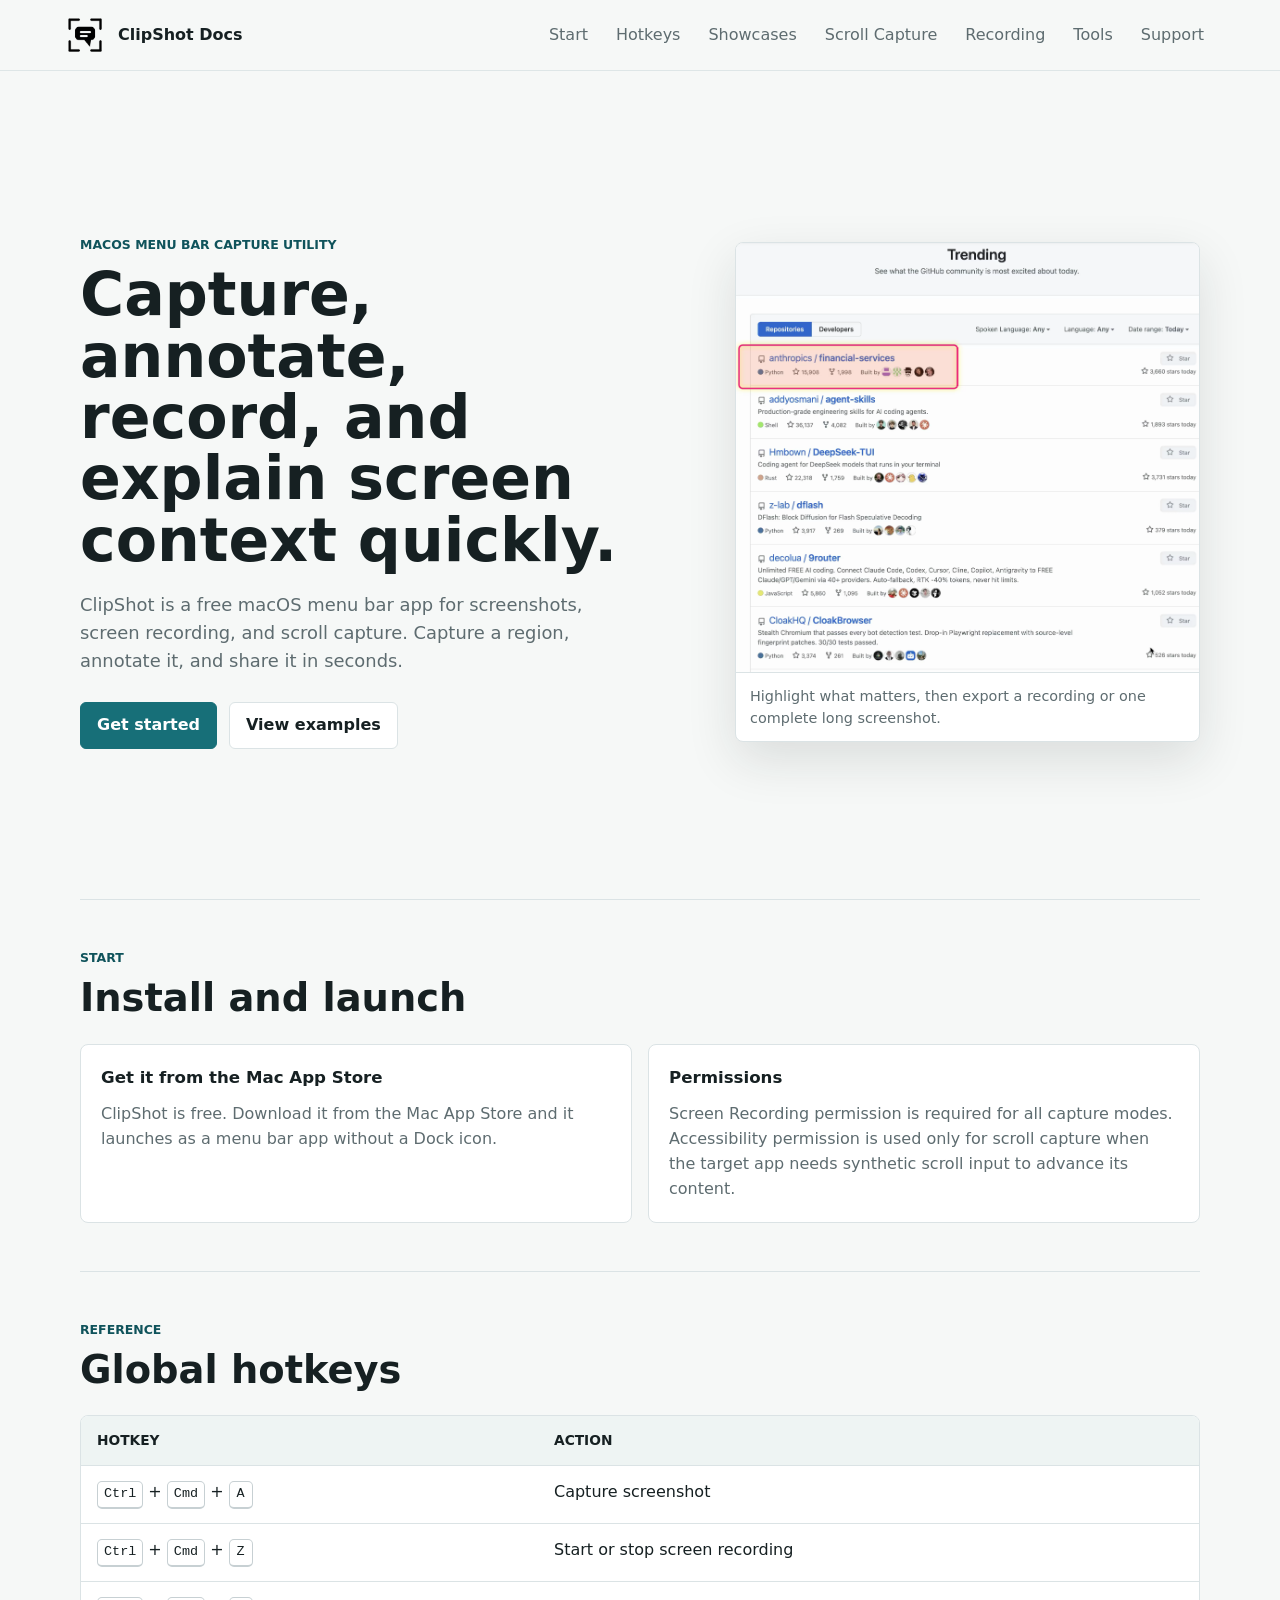
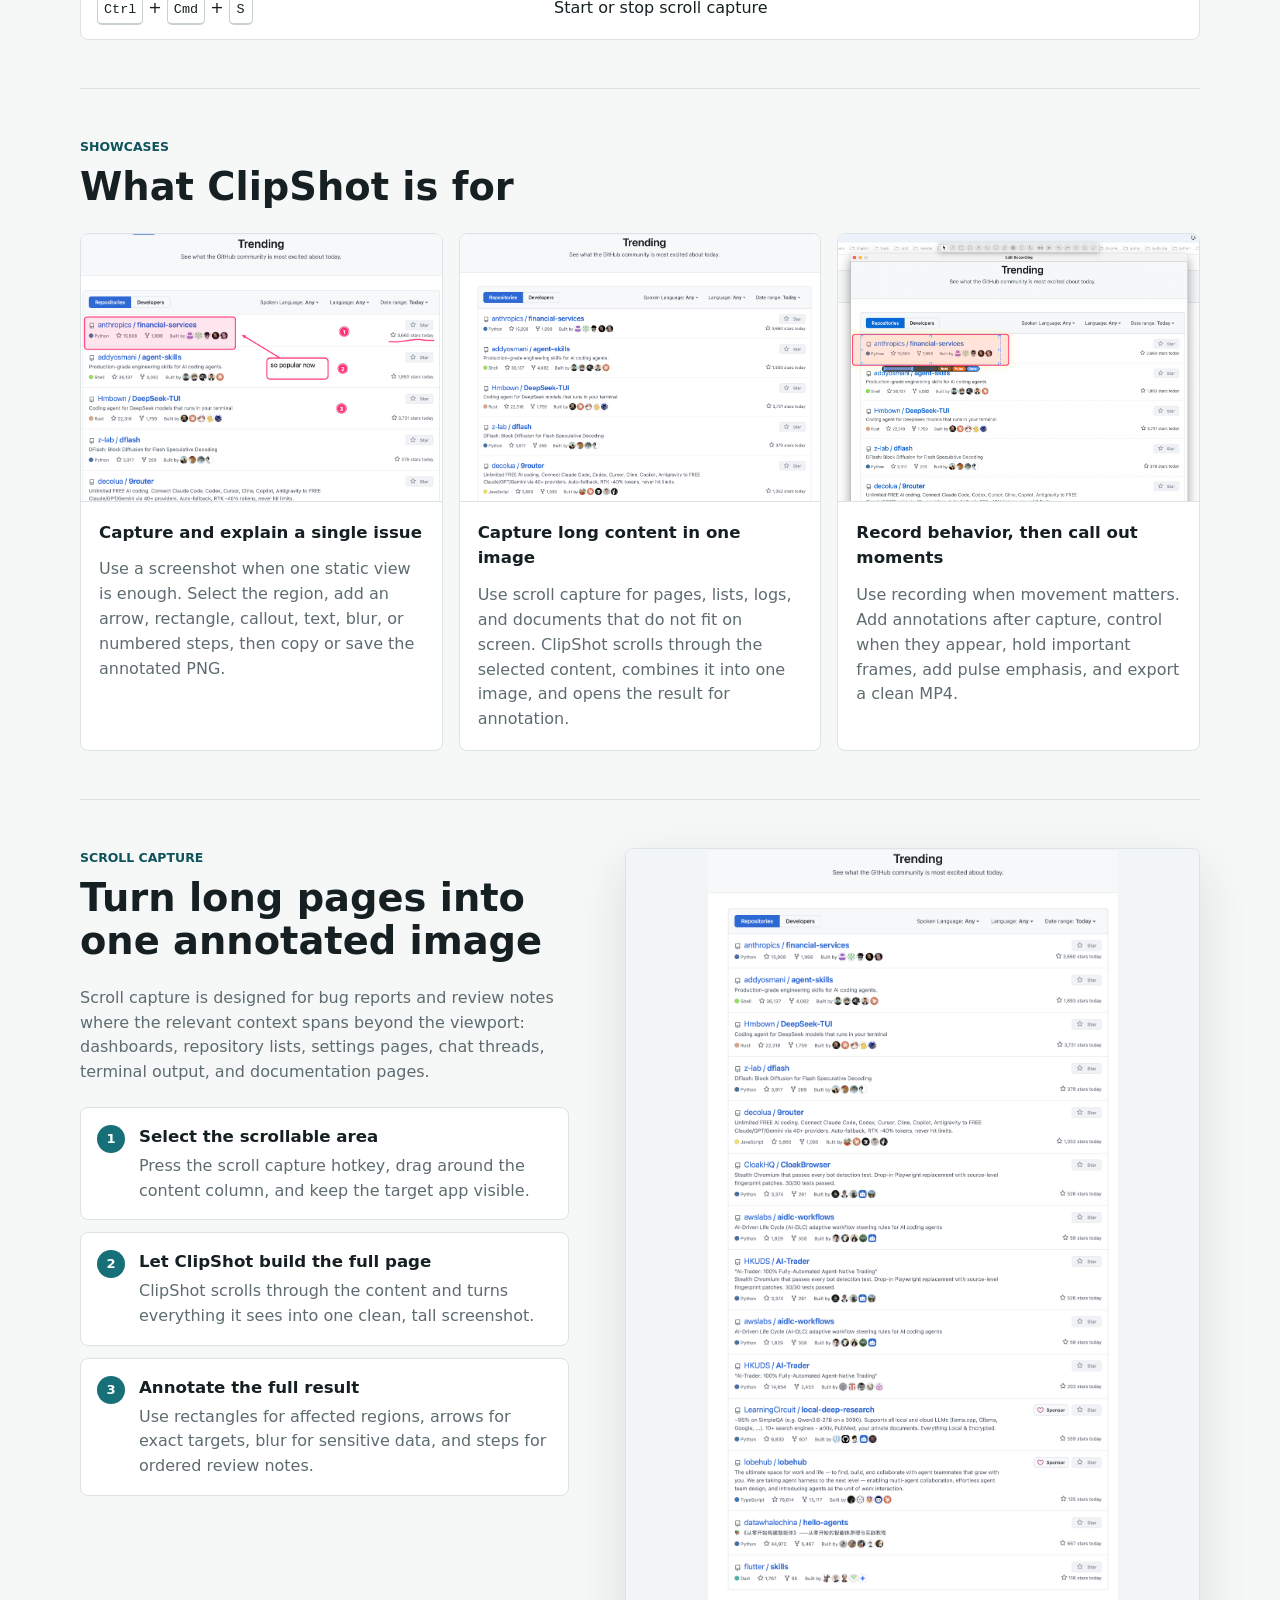
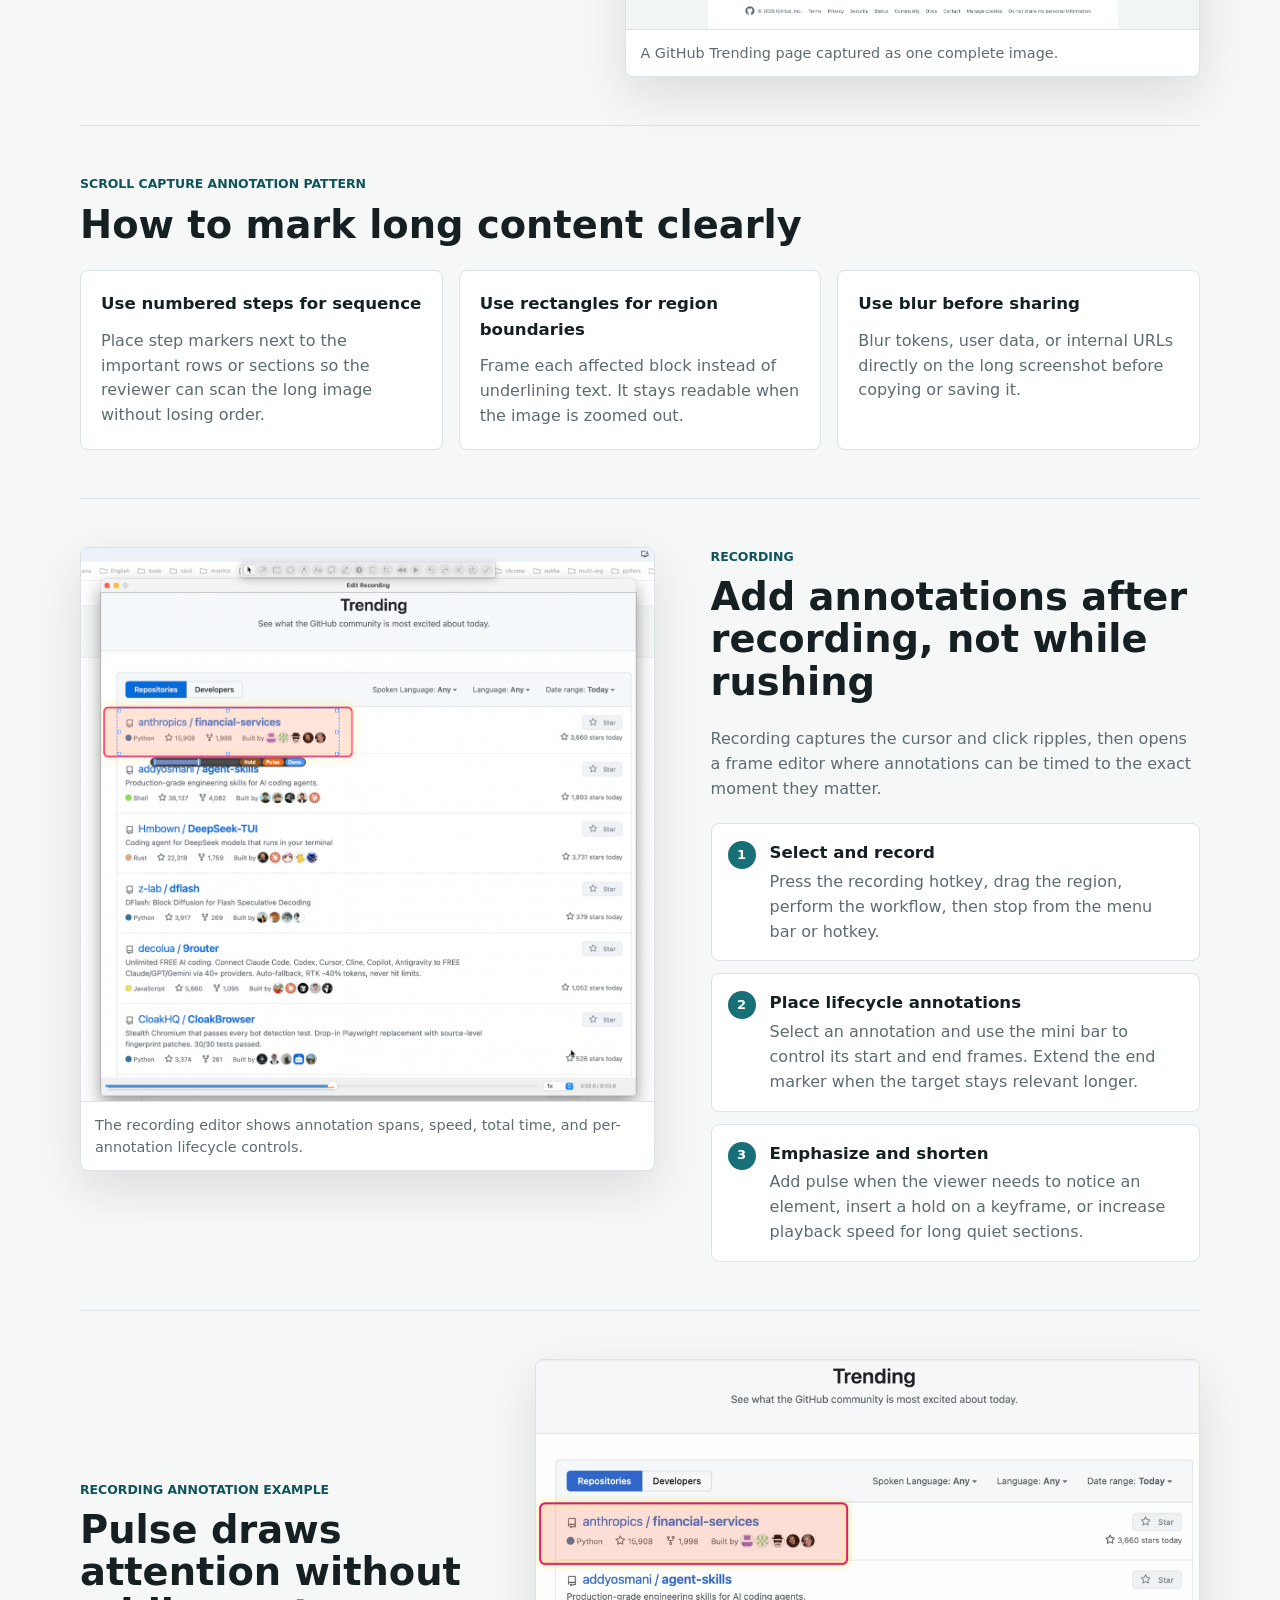
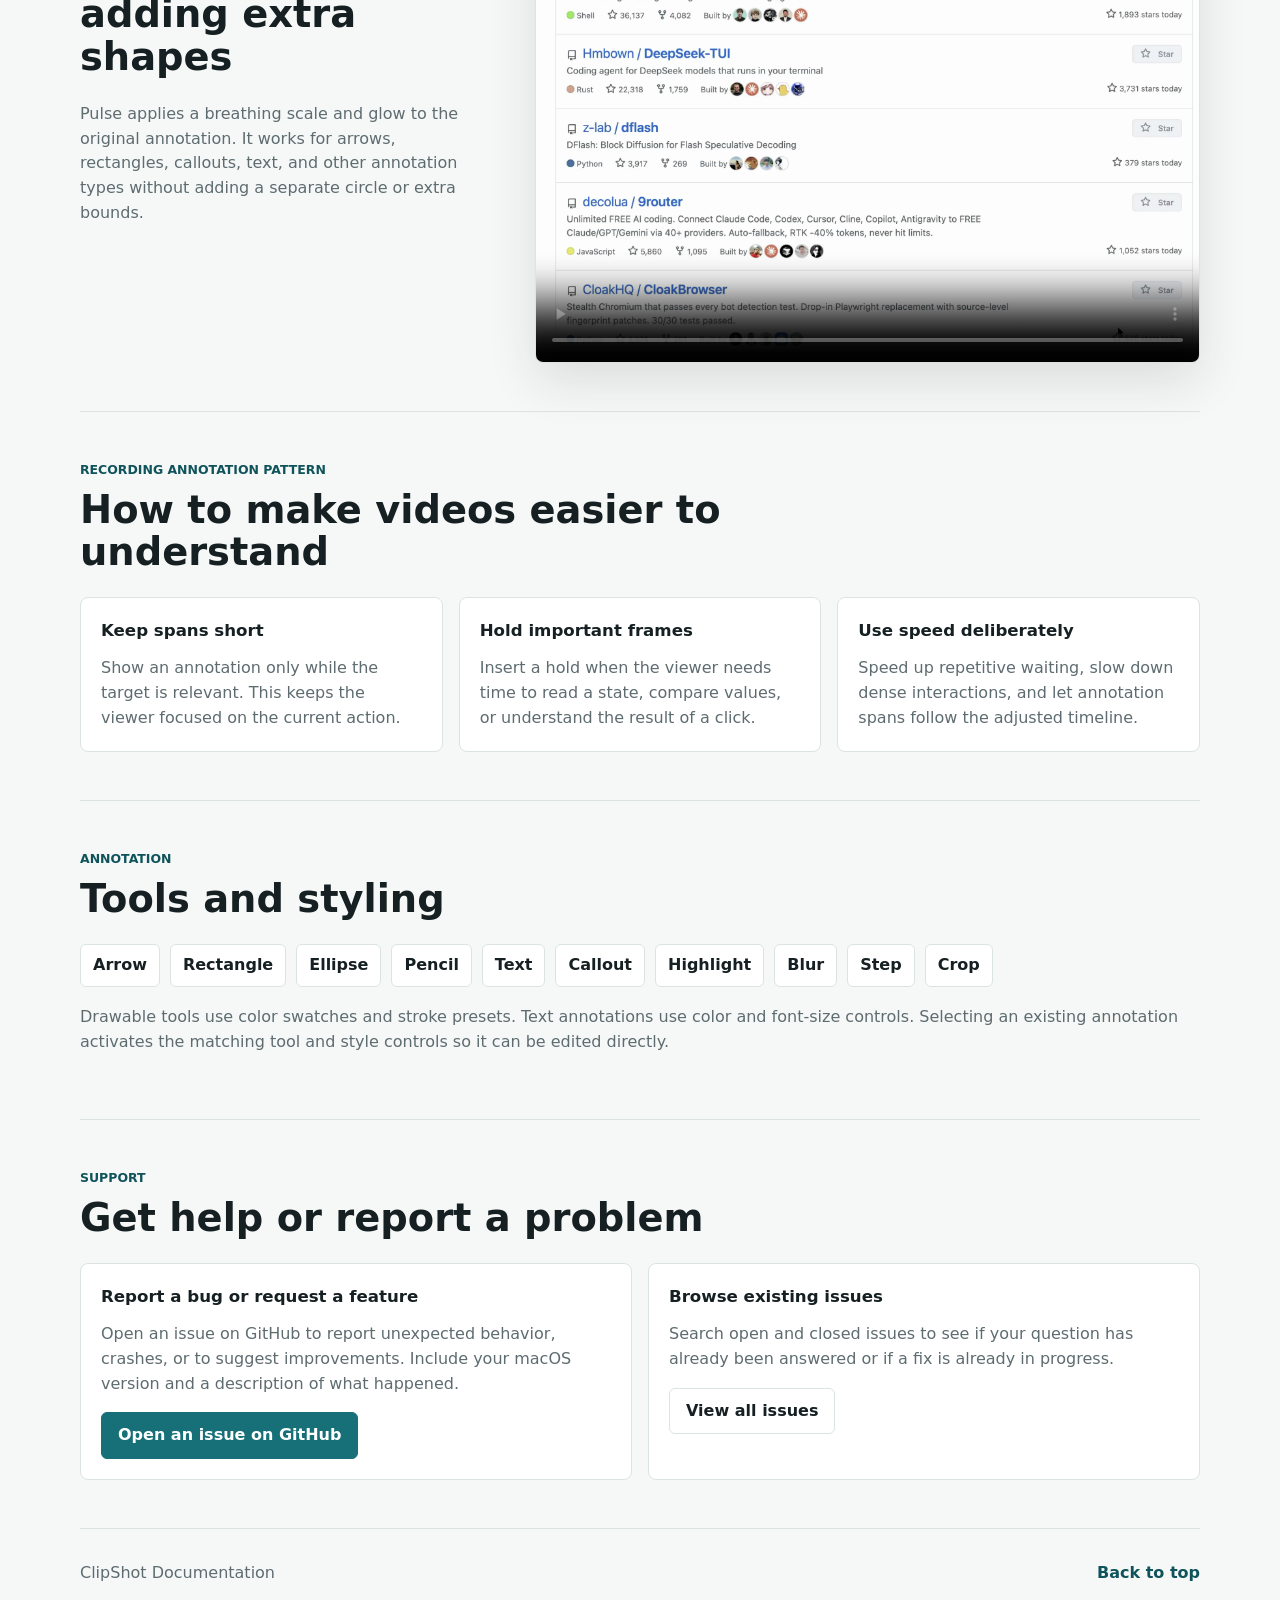
<file: index.html>
<!doctype html>
<html lang="en">
<head>
  <meta charset="utf-8">
  <meta name="viewport" content="width=device-width, initial-scale=1">
  <meta name="description" content="ClipShot documentation for screenshots, annotations, screen recording, and scroll capture on macOS.">
  <title>ClipShot Documentation</title>
  <link rel="stylesheet" href="styles.css">
</head>
<body>
  <header class="site-header">
    <a class="brand" href="#top">
      <img src="assets/statusbar_icon.png" alt="" width="42" height="42">
      <span>ClipShot Docs</span>
    </a>
    <nav aria-label="Documentation">
      <a href="#start">Start</a>
      <a href="#hotkeys">Hotkeys</a>
      <a href="#showcases">Showcases</a>
      <a href="#scroll-capture">Scroll Capture</a>
      <a href="#recording">Recording</a>
      <a href="#tools">Tools</a>
      <a href="#support">Support</a>
    </nav>
  </header>

  <main id="top">
    <section class="hero">
      <div>
        <p class="eyebrow">macOS menu bar capture utility</p>
        <h1>Capture, annotate, record, and explain screen context quickly.</h1>
        <p class="lead">ClipShot is a free macOS menu bar app for screenshots, screen recording, and scroll capture. Capture a region, annotate it, and share it in seconds.</p>
        <div class="actions">
          <a class="button primary" href="#start">Get started</a>
          <a class="button secondary" href="#showcases">View examples</a>
        </div>
      </div>
      <figure class="hero-media">
        <img src="assets/screenshots/3-recording-poster.png" alt="ClipShot recording annotation preview with a highlighted repository row." loading="eager">
        <figcaption>Highlight what matters, then export a recording or one complete long screenshot.</figcaption>
      </figure>
    </section>

    <section id="start" class="section">
      <p class="eyebrow">Start</p>
      <h2>Install and launch</h2>
      <div class="grid two">
        <article class="panel">
          <h3>Get it from the Mac App Store</h3>
          <p>ClipShot is free. Download it from the Mac App Store and it launches as a menu bar app without a Dock icon.</p>
        </article>
        <article class="panel">
          <h3>Permissions</h3>
          <p>Screen Recording permission is required for all capture modes. Accessibility permission is used only for scroll capture when the target app needs synthetic scroll input to advance its content.</p>
        </article>
      </div>
    </section>

    <section id="hotkeys" class="section">
      <p class="eyebrow">Reference</p>
      <h2>Global hotkeys</h2>
      <div class="table-wrap">
        <table>
          <thead><tr><th>Hotkey</th><th>Action</th></tr></thead>
          <tbody>
            <tr><td><kbd>Ctrl</kbd> + <kbd>Cmd</kbd> + <kbd>A</kbd></td><td>Capture screenshot</td></tr>
            <tr><td><kbd>Ctrl</kbd> + <kbd>Cmd</kbd> + <kbd>Z</kbd></td><td>Start or stop screen recording</td></tr>
            <tr><td><kbd>Ctrl</kbd> + <kbd>Cmd</kbd> + <kbd>S</kbd></td><td>Start or stop scroll capture</td></tr>
          </tbody>
        </table>
      </div>
    </section>

    <section id="showcases" class="section">
      <p class="eyebrow">Showcases</p>
      <h2>What ClipShot is for</h2>
      <div class="showcase-grid">
        <article class="case-card">
          <figure class="case-media">
            <img src="assets/screenshots/2-2-capture-annotate.png" alt="A captured region with ClipShot annotation tools visible." loading="lazy">
          </figure>
          <div>
            <h3>Capture and explain a single issue</h3>
            <p>Use a screenshot when one static view is enough. Select the region, add an arrow, rectangle, callout, text, blur, or numbered steps, then copy or save the annotated PNG.</p>
          </div>
        </article>
        <article class="case-card">
          <figure class="case-media">
            <img src="assets/screenshots/4-scrolling.png" alt="A long GitHub Trending page captured with ClipShot scroll capture." loading="lazy">
          </figure>
          <div>
            <h3>Capture long content in one image</h3>
            <p>Use scroll capture for pages, lists, logs, and documents that do not fit on screen. ClipShot scrolls through the selected content, combines it into one image, and opens the result for annotation.</p>
          </div>
        </article>
        <article class="case-card">
          <figure class="case-media">
            <img src="assets/screenshots/3-recording.png" alt="ClipShot recording editor with timeline controls and an annotation selected." loading="lazy">
          </figure>
          <div>
            <h3>Record behavior, then call out moments</h3>
            <p>Use recording when movement matters. Add annotations after capture, control when they appear, hold important frames, add pulse emphasis, and export a clean MP4.</p>
          </div>
        </article>
      </div>
    </section>

    <section id="scroll-capture" class="section feature-section">
      <div class="feature-copy">
        <p class="eyebrow">Scroll Capture</p>
        <h2>Turn long pages into one annotated image</h2>
        <p class="body-copy">Scroll capture is designed for bug reports and review notes where the relevant context spans beyond the viewport: dashboards, repository lists, settings pages, chat threads, terminal output, and documentation pages.</p>
        <div class="steps">
          <article>
            <span>1</span>
            <h3>Select the scrollable area</h3>
            <p>Press the scroll capture hotkey, drag around the content column, and keep the target app visible.</p>
          </article>
          <article>
            <span>2</span>
            <h3>Let ClipShot build the full page</h3>
            <p>ClipShot scrolls through the content and turns everything it sees into one clean, tall screenshot.</p>
          </article>
          <article>
            <span>3</span>
            <h3>Annotate the full result</h3>
            <p>Use rectangles for affected regions, arrows for exact targets, blur for sensitive data, and steps for ordered review notes.</p>
          </article>
        </div>
      </div>
      <figure class="large-media tall-media">
        <img src="assets/screenshots/4-scrolling.png" alt="A long scroll capture of GitHub Trending." loading="lazy">
        <figcaption>A GitHub Trending page captured as one complete image.</figcaption>
      </figure>
    </section>

    <section class="section annotation-guide">
      <p class="eyebrow">Scroll Capture Annotation Pattern</p>
      <h2>How to mark long content clearly</h2>
      <div class="grid three">
        <article class="panel">
          <h3>Use numbered steps for sequence</h3>
          <p>Place step markers next to the important rows or sections so the reviewer can scan the long image without losing order.</p>
        </article>
        <article class="panel">
          <h3>Use rectangles for region boundaries</h3>
          <p>Frame each affected block instead of underlining text. It stays readable when the image is zoomed out.</p>
        </article>
        <article class="panel">
          <h3>Use blur before sharing</h3>
          <p>Blur tokens, user data, or internal URLs directly on the long screenshot before copying or saving it.</p>
        </article>
      </div>
    </section>

    <section id="recording" class="section feature-section reverse">
      <div class="feature-copy">
        <p class="eyebrow">Recording</p>
        <h2>Add annotations after recording, not while rushing</h2>
        <p class="body-copy">Recording captures the cursor and click ripples, then opens a frame editor where annotations can be timed to the exact moment they matter.</p>
        <div class="steps">
          <article>
            <span>1</span>
            <h3>Select and record</h3>
            <p>Press the recording hotkey, drag the region, perform the workflow, then stop from the menu bar or hotkey.</p>
          </article>
          <article>
            <span>2</span>
            <h3>Place lifecycle annotations</h3>
            <p>Select an annotation and use the mini bar to control its start and end frames. Extend the end marker when the target stays relevant longer.</p>
          </article>
          <article>
            <span>3</span>
            <h3>Emphasize and shorten</h3>
            <p>Add pulse when the viewer needs to notice an element, insert a hold on a keyframe, or increase playback speed for long quiet sections.</p>
          </article>
        </div>
      </div>
      <figure class="large-media">
        <img src="assets/screenshots/3-recording.png" alt="ClipShot recording editor with a timed rectangle annotation selected." loading="lazy">
        <figcaption>The recording editor shows annotation spans, speed, total time, and per-annotation lifecycle controls.</figcaption>
      </figure>
    </section>

    <section class="section video-demo">
      <div>
        <p class="eyebrow">Recording Annotation Example</p>
        <h2>Pulse draws attention without adding extra shapes</h2>
        <p class="body-copy">Pulse applies a breathing scale and glow to the original annotation. It works for arrows, rectangles, callouts, text, and other annotation types without adding a separate circle or extra bounds.</p>
      </div>
      <video controls muted playsinline preload="metadata" poster="assets/screenshots/3-recording-poster.png">
        <source src="assets/screenshots/3-1-recording-pulse.mp4" type="video/mp4">
      </video>
    </section>

    <section class="section annotation-guide">
      <p class="eyebrow">Recording Annotation Pattern</p>
      <h2>How to make videos easier to understand</h2>
      <div class="grid three">
        <article class="panel">
          <h3>Keep spans short</h3>
          <p>Show an annotation only while the target is relevant. This keeps the viewer focused on the current action.</p>
        </article>
        <article class="panel">
          <h3>Hold important frames</h3>
          <p>Insert a hold when the viewer needs time to read a state, compare values, or understand the result of a click.</p>
        </article>
        <article class="panel">
          <h3>Use speed deliberately</h3>
          <p>Speed up repetitive waiting, slow down dense interactions, and let annotation spans follow the adjusted timeline.</p>
        </article>
      </div>
    </section>

    <section id="tools" class="section">
      <p class="eyebrow">Annotation</p>
      <h2>Tools and styling</h2>
      <div class="chips">
        <span>Arrow</span><span>Rectangle</span><span>Ellipse</span><span>Pencil</span><span>Text</span><span>Callout</span><span>Highlight</span><span>Blur</span><span>Step</span><span>Crop</span>
      </div>
      <p class="body-copy">Drawable tools use color swatches and stroke presets. Text annotations use color and font-size controls. Selecting an existing annotation activates the matching tool and style controls so it can be edited directly.</p>
    </section>

    <section id="support" class="section">
      <p class="eyebrow">Support</p>
      <h2>Get help or report a problem</h2>
      <div class="grid two">
        <article class="panel">
          <h3>Report a bug or request a feature</h3>
          <p>Open an issue on GitHub to report unexpected behavior, crashes, or to suggest improvements. Include your macOS version and a description of what happened.</p>
          <a class="button primary" href="https://github.com/smilingleo/clipshot-docs/issues/new" target="_blank" rel="noopener">Open an issue on GitHub</a>
        </article>
        <article class="panel">
          <h3>Browse existing issues</h3>
          <p>Search open and closed issues to see if your question has already been answered or if a fix is already in progress.</p>
          <a class="button secondary" href="https://github.com/smilingleo/clipshot-docs/issues" target="_blank" rel="noopener">View all issues</a>
        </article>
      </div>
    </section>
  </main>

  <footer>
    <span>ClipShot Documentation</span>
    <a href="#top">Back to top</a>
  </footer>
</body>
</html>
</file>
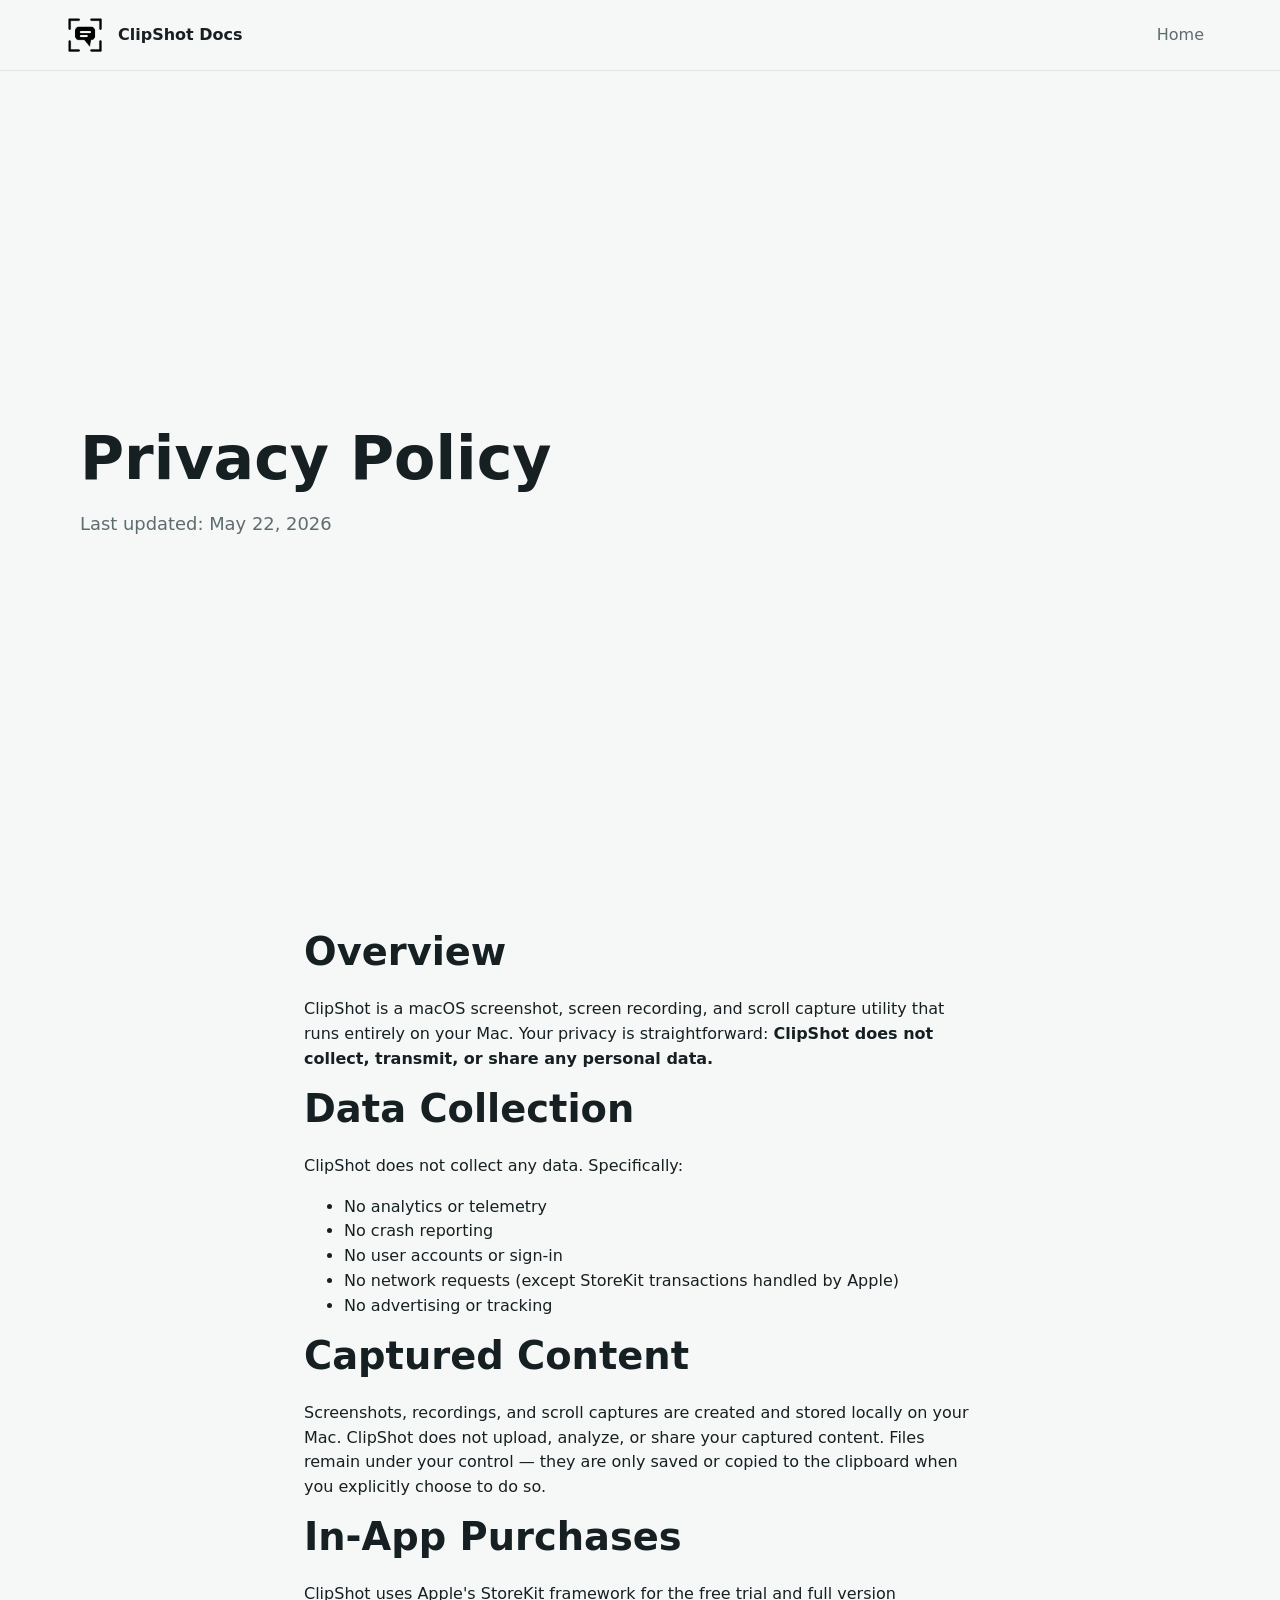
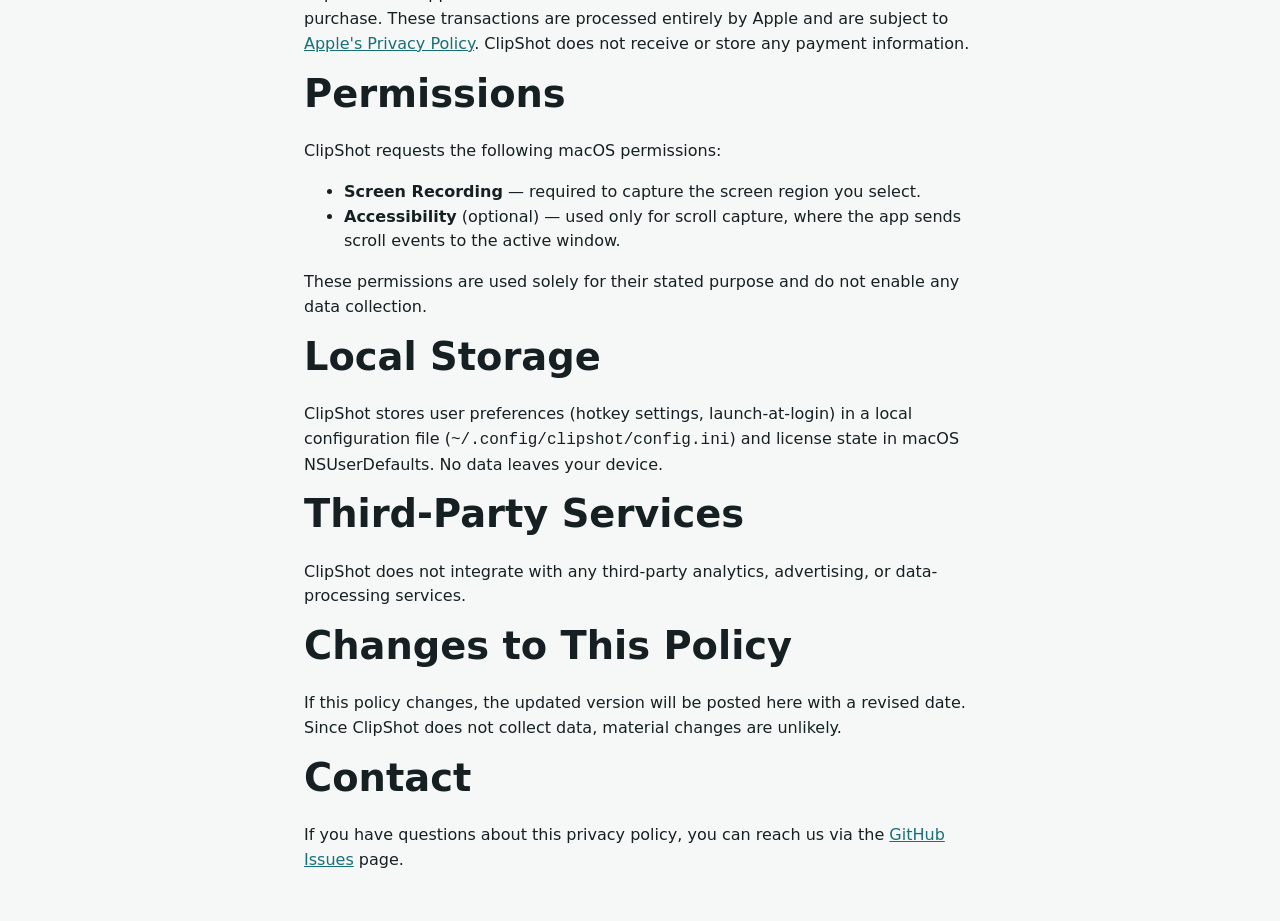
<file: privacy.html>
<!doctype html>
<html lang="en">
<head>
  <meta charset="utf-8">
  <meta name="viewport" content="width=device-width, initial-scale=1">
  <meta name="description" content="ClipShot privacy policy. ClipShot does not collect, transmit, or share any user data.">
  <title>Privacy Policy — ClipShot</title>
  <link rel="stylesheet" href="styles.css">
</head>
<body>
  <header class="site-header">
    <a class="brand" href="index.html">
      <img src="assets/statusbar_icon.png" alt="" width="42" height="42">
      <span>ClipShot Docs</span>
    </a>
    <nav aria-label="Documentation">
      <a href="index.html">Home</a>
    </nav>
  </header>

  <main id="top">
    <section class="hero" style="padding-bottom: 2rem;">
      <div>
        <h1>Privacy Policy</h1>
        <p class="lead">Last updated: May 22, 2026</p>
      </div>
    </section>

    <section style="max-width: 720px; margin: 0 auto; padding: 2rem 1.5rem;">
      <h2>Overview</h2>
      <p>ClipShot is a macOS screenshot, screen recording, and scroll capture utility that runs entirely on your Mac. Your privacy is straightforward: <strong>ClipShot does not collect, transmit, or share any personal data.</strong></p>

      <h2>Data Collection</h2>
      <p>ClipShot does not collect any data. Specifically:</p>
      <ul>
        <li>No analytics or telemetry</li>
        <li>No crash reporting</li>
        <li>No user accounts or sign-in</li>
        <li>No network requests (except StoreKit transactions handled by Apple)</li>
        <li>No advertising or tracking</li>
      </ul>

      <h2>Captured Content</h2>
      <p>Screenshots, recordings, and scroll captures are created and stored locally on your Mac. ClipShot does not upload, analyze, or share your captured content. Files remain under your control — they are only saved or copied to the clipboard when you explicitly choose to do so.</p>

      <h2>In-App Purchases</h2>
      <p>ClipShot uses Apple's StoreKit framework for the free trial and full version purchase. These transactions are processed entirely by Apple and are subject to <a href="https://www.apple.com/legal/privacy/" style="color: var(--teal); text-decoration: underline;">Apple's Privacy Policy</a>. ClipShot does not receive or store any payment information.</p>

      <h2>Permissions</h2>
      <p>ClipShot requests the following macOS permissions:</p>
      <ul>
        <li><strong>Screen Recording</strong> — required to capture the screen region you select.</li>
        <li><strong>Accessibility</strong> (optional) — used only for scroll capture, where the app sends scroll events to the active window.</li>
      </ul>
      <p>These permissions are used solely for their stated purpose and do not enable any data collection.</p>

      <h2>Local Storage</h2>
      <p>ClipShot stores user preferences (hotkey settings, launch-at-login) in a local configuration file (<code>~/.config/clipshot/config.ini</code>) and license state in macOS NSUserDefaults. No data leaves your device.</p>

      <h2>Third-Party Services</h2>
      <p>ClipShot does not integrate with any third-party analytics, advertising, or data-processing services.</p>

      <h2>Changes to This Policy</h2>
      <p>If this policy changes, the updated version will be posted here with a revised date. Since ClipShot does not collect data, material changes are unlikely.</p>

      <h2>Contact</h2>
      <p>If you have questions about this privacy policy, you can reach us via the <a href="https://github.com/smilingleo/clipshot-docs/issues" style="color: var(--teal); text-decoration: underline;">GitHub Issues</a> page.</p>
    </section>
  </main>
</body>
</html>
</file>
<file: styles.css>
:root {
  color-scheme: light;
  --ink: #162022;
  --muted: #5e6c70;
  --line: #dbe3e5;
  --paper: #f6f8f7;
  --panel: #fff;
  --teal: #176f78;
  --teal-dark: #0f535b;
  --amber: #b8891d;
  --rose: #b94c62;
  --shadow: 0 18px 50px rgba(22, 32, 34, 0.12);
}

* { box-sizing: border-box; }
html { scroll-behavior: smooth; }
body {
  margin: 0;
  color: var(--ink);
  background: var(--paper);
  font-family: Inter, ui-sans-serif, system-ui, -apple-system, BlinkMacSystemFont, "Segoe UI", sans-serif;
  line-height: 1.55;
}
a { color: inherit; text-decoration: none; }

.site-header {
  position: sticky;
  top: 0;
  z-index: 10;
  display: flex;
  align-items: center;
  justify-content: space-between;
  gap: 24px;
  padding: 14px clamp(20px, 5vw, 72px);
  border-bottom: 1px solid rgba(219, 227, 229, 0.88);
  background: rgba(246, 248, 247, 0.92);
  backdrop-filter: blur(14px);
}
.brand { display: inline-flex; align-items: center; gap: 12px; font-weight: 800; }
.brand img { width: 42px; height: 42px; }
nav { display: flex; gap: 4px; overflow-x: auto; white-space: nowrap; }
nav a { padding: 8px 12px; border-radius: 6px; color: var(--muted); }
nav a:hover { background: #eaf0f0; color: var(--ink); }

main, footer {
  width: min(1120px, calc(100% - 40px));
  margin: 0 auto;
}

.hero {
  min-height: calc(100vh - 72px);
  display: grid;
  grid-template-columns: minmax(0, 1fr) minmax(360px, 0.82fr);
  align-items: center;
  gap: clamp(32px, 7vw, 88px);
  padding: 56px 0 42px;
}
.eyebrow {
  margin: 0 0 10px;
  color: var(--teal-dark);
  font-size: .78rem;
  font-weight: 800;
  letter-spacing: 0;
  text-transform: uppercase;
}
h1, h2, h3, p { margin-top: 0; }
h1 { margin-bottom: 20px; font-size: clamp(2.3rem, 4.7vw, 5.1rem); line-height: 1.02; letter-spacing: 0; }
h2 { margin-bottom: 24px; font-size: clamp(1.85rem, 3vw, 3rem); line-height: 1.1; letter-spacing: 0; }
h3 { margin-bottom: 12px; font-size: 1.04rem; letter-spacing: 0; }
.lead, .body-copy, .panel p { color: var(--muted); }
.lead { max-width: 62ch; margin-bottom: 28px; font-size: 1.12rem; }
.actions { display: flex; flex-wrap: wrap; gap: 12px; }
.button {
  display: inline-flex;
  align-items: center;
  justify-content: center;
  min-height: 42px;
  padding: 10px 16px;
  border: 1px solid var(--line);
  border-radius: 6px;
  font-weight: 800;
}
.button.primary { border-color: var(--teal); background: var(--teal); color: #fff; }
.button.secondary { background: #fff; }

.hero-media,
.large-media,
.case-media,
.video-demo video {
  overflow: hidden;
  margin: 0;
  border: 1px solid var(--line);
  border-radius: 8px;
  background: var(--panel);
  box-shadow: var(--shadow);
}
.hero-media img,
.large-media img,
.case-media img {
  display: block;
  width: 100%;
  height: auto;
}
.hero-media figcaption,
.large-media figcaption {
  padding: 12px 14px;
  border-top: 1px solid var(--line);
  color: var(--muted);
  font-size: .9rem;
}
.hero-media img {
  aspect-ratio: 1.08 / 1;
  object-fit: cover;
  object-position: top left;
}

.demo {
  overflow: hidden;
  border: 1px solid var(--line);
  border-radius: 8px;
  background: var(--panel);
  box-shadow: var(--shadow);
}
.demo-bar {
  display: flex;
  align-items: center;
  gap: 8px;
  min-height: 46px;
  padding: 0 14px;
  border-bottom: 1px solid var(--line);
  color: var(--muted);
}
.demo-bar span { width: 11px; height: 11px; border-radius: 50%; background: var(--rose); }
.demo-bar span:nth-child(2) { background: var(--amber); }
.demo-bar span:nth-child(3) { background: var(--teal); margin-right: 8px; }
.demo-canvas {
  min-height: 330px;
  padding: 42px;
  background:
    linear-gradient(90deg, rgba(22, 32, 34, .05) 1px, transparent 1px),
    linear-gradient(rgba(22, 32, 34, .05) 1px, transparent 1px),
    #f9fbfb;
  background-size: 32px 32px;
}
.selection {
  position: relative;
  height: 238px;
  border: 3px solid var(--teal);
  border-radius: 8px;
  background: rgba(255,255,255,.62);
}
.arrow {
  position: absolute;
  left: 54px;
  top: 52px;
  width: 150px;
  border-top: 7px solid var(--rose);
  transform: rotate(-20deg);
}
.arrow::after {
  content: "";
  position: absolute;
  right: -3px;
  top: -17px;
  width: 22px;
  height: 22px;
  border-top: 7px solid var(--rose);
  border-right: 7px solid var(--rose);
  transform: rotate(45deg);
}
.callout {
  position: absolute;
  right: 28px;
  top: 82px;
  padding: 8px 12px;
  border-radius: 6px;
  background: var(--ink);
  color: #fff;
  font-weight: 800;
}
.step {
  position: absolute;
  left: 36px;
  bottom: 32px;
  display: grid;
  place-items: center;
  width: 38px;
  height: 38px;
  border-radius: 50%;
  background: var(--amber);
  color: #fff;
  font-weight: 900;
}
.demo-timeline {
  display: grid;
  grid-template-columns: 1.4fr 1fr .65fr;
  gap: 8px;
  padding: 14px;
  border-top: 1px solid var(--line);
}
.demo-timeline span { height: 8px; border-radius: 999px; background: #d9e1e3; }
.demo-timeline .active { background: var(--teal); }

.section { padding: 48px 0; border-top: 1px solid var(--line); }
.grid { display: grid; gap: 16px; }
.grid.two { grid-template-columns: repeat(2, minmax(0, 1fr)); }
.grid.three { grid-template-columns: repeat(3, minmax(0, 1fr)); }
.showcase-grid {
  display: grid;
  grid-template-columns: repeat(3, minmax(0, 1fr));
  gap: 16px;
}
.case-card {
  display: grid;
  grid-template-rows: auto 1fr;
  overflow: hidden;
  border: 1px solid var(--line);
  border-radius: 8px;
  background: var(--panel);
}
.case-card > div { padding: 18px; }
.case-card p { margin-bottom: 0; color: var(--muted); }
.case-media {
  border: 0;
  border-bottom: 1px solid var(--line);
  border-radius: 0;
  box-shadow: none;
}
.case-media img {
  aspect-ratio: 1.35 / 1;
  object-fit: cover;
  object-position: top left;
}
.feature-section {
  display: grid;
  grid-template-columns: minmax(0, .92fr) minmax(420px, 1.08fr);
  align-items: start;
  gap: clamp(24px, 5vw, 56px);
}
.feature-section.reverse {
  grid-template-columns: minmax(420px, 1.08fr) minmax(0, .92fr);
}
.feature-section.reverse .feature-copy { order: 2; }
.feature-section.reverse .large-media { order: 1; }
.feature-copy .body-copy { margin-bottom: 22px; }
.steps {
  display: grid;
  gap: 12px;
}
.steps article {
  position: relative;
  min-height: 98px;
  padding: 16px 16px 16px 58px;
  border: 1px solid var(--line);
  border-radius: 8px;
  background: #fff;
}
.steps span {
  position: absolute;
  left: 16px;
  top: 17px;
  display: grid;
  place-items: center;
  width: 28px;
  height: 28px;
  border-radius: 50%;
  background: var(--teal);
  color: #fff;
  font-size: .82rem;
  font-weight: 900;
}
.steps h3 { margin-bottom: 4px; }
.steps p { margin-bottom: 0; color: var(--muted); }
.large-media img {
  max-height: 720px;
  object-fit: contain;
  background: #f1f5f5;
}
.tall-media img {
  max-height: 780px;
  object-position: top center;
}
.annotation-guide h2 { max-width: 760px; }
.video-demo {
  display: grid;
  grid-template-columns: minmax(0, .75fr) minmax(420px, 1.25fr);
  align-items: center;
  gap: clamp(24px, 5vw, 56px);
}
.video-demo video {
  display: block;
  width: 100%;
  height: auto;
}
.panel, .table-wrap {
  border: 1px solid var(--line);
  border-radius: 8px;
  background: var(--panel);
}
.panel { padding: 20px; }
.panel p:last-child, .panel ol:last-child { margin-bottom: 0; }
pre { overflow-x: auto; margin: 0 0 14px; padding: 14px; border-radius: 6px; background: #172224; color: #edf6f4; }
code, kbd { font-family: "SFMono-Regular", Consolas, "Liberation Mono", monospace; }
kbd {
  display: inline-block;
  min-width: 24px;
  padding: 2px 6px;
  border: 1px solid #c7d0d3;
  border-bottom-width: 2px;
  border-radius: 5px;
  background: #fff;
  color: var(--ink);
  font-size: .84em;
  text-align: center;
}
.table-wrap { overflow-x: auto; }
table { width: 100%; min-width: 640px; border-collapse: collapse; }
th, td { padding: 14px 16px; border-bottom: 1px solid var(--line); text-align: left; vertical-align: top; }
th { background: #eef4f3; font-size: .86rem; text-transform: uppercase; }
tr:last-child td { border-bottom: 0; }
.chips { display: flex; flex-wrap: wrap; gap: 10px; margin-bottom: 18px; }
.chips span { padding: 8px 12px; border: 1px solid var(--line); border-radius: 6px; background: #fff; font-weight: 800; }
footer { display: flex; justify-content: space-between; gap: 20px; padding: 32px 0 44px; border-top: 1px solid var(--line); color: var(--muted); }
footer a { color: var(--teal-dark); font-weight: 800; }

@media (max-width: 880px) {
  .site-header { align-items: flex-start; flex-direction: column; }
  .hero { min-height: auto; grid-template-columns: 1fr; }
  .hero-media, .demo { order: -1; }
  .grid.two, .grid.three { grid-template-columns: 1fr; }
  .showcase-grid,
  .feature-section,
  .feature-section.reverse,
  .video-demo {
    grid-template-columns: 1fr;
  }
  .feature-section.reverse .feature-copy,
  .feature-section.reverse .large-media {
    order: initial;
  }
}
@media (max-width: 560px) {
  main, footer { width: min(100% - 28px, 1120px); }
  .site-header { padding: 12px 14px; }
  nav a { padding: 7px 10px; }
  .demo-canvas { min-height: 260px; padding: 24px; }
  .selection { height: 190px; }
  .callout { right: 14px; top: 76px; max-width: 130px; }
  .arrow { left: 34px; width: 110px; }
  .steps article { padding-right: 14px; }
}
</file>
